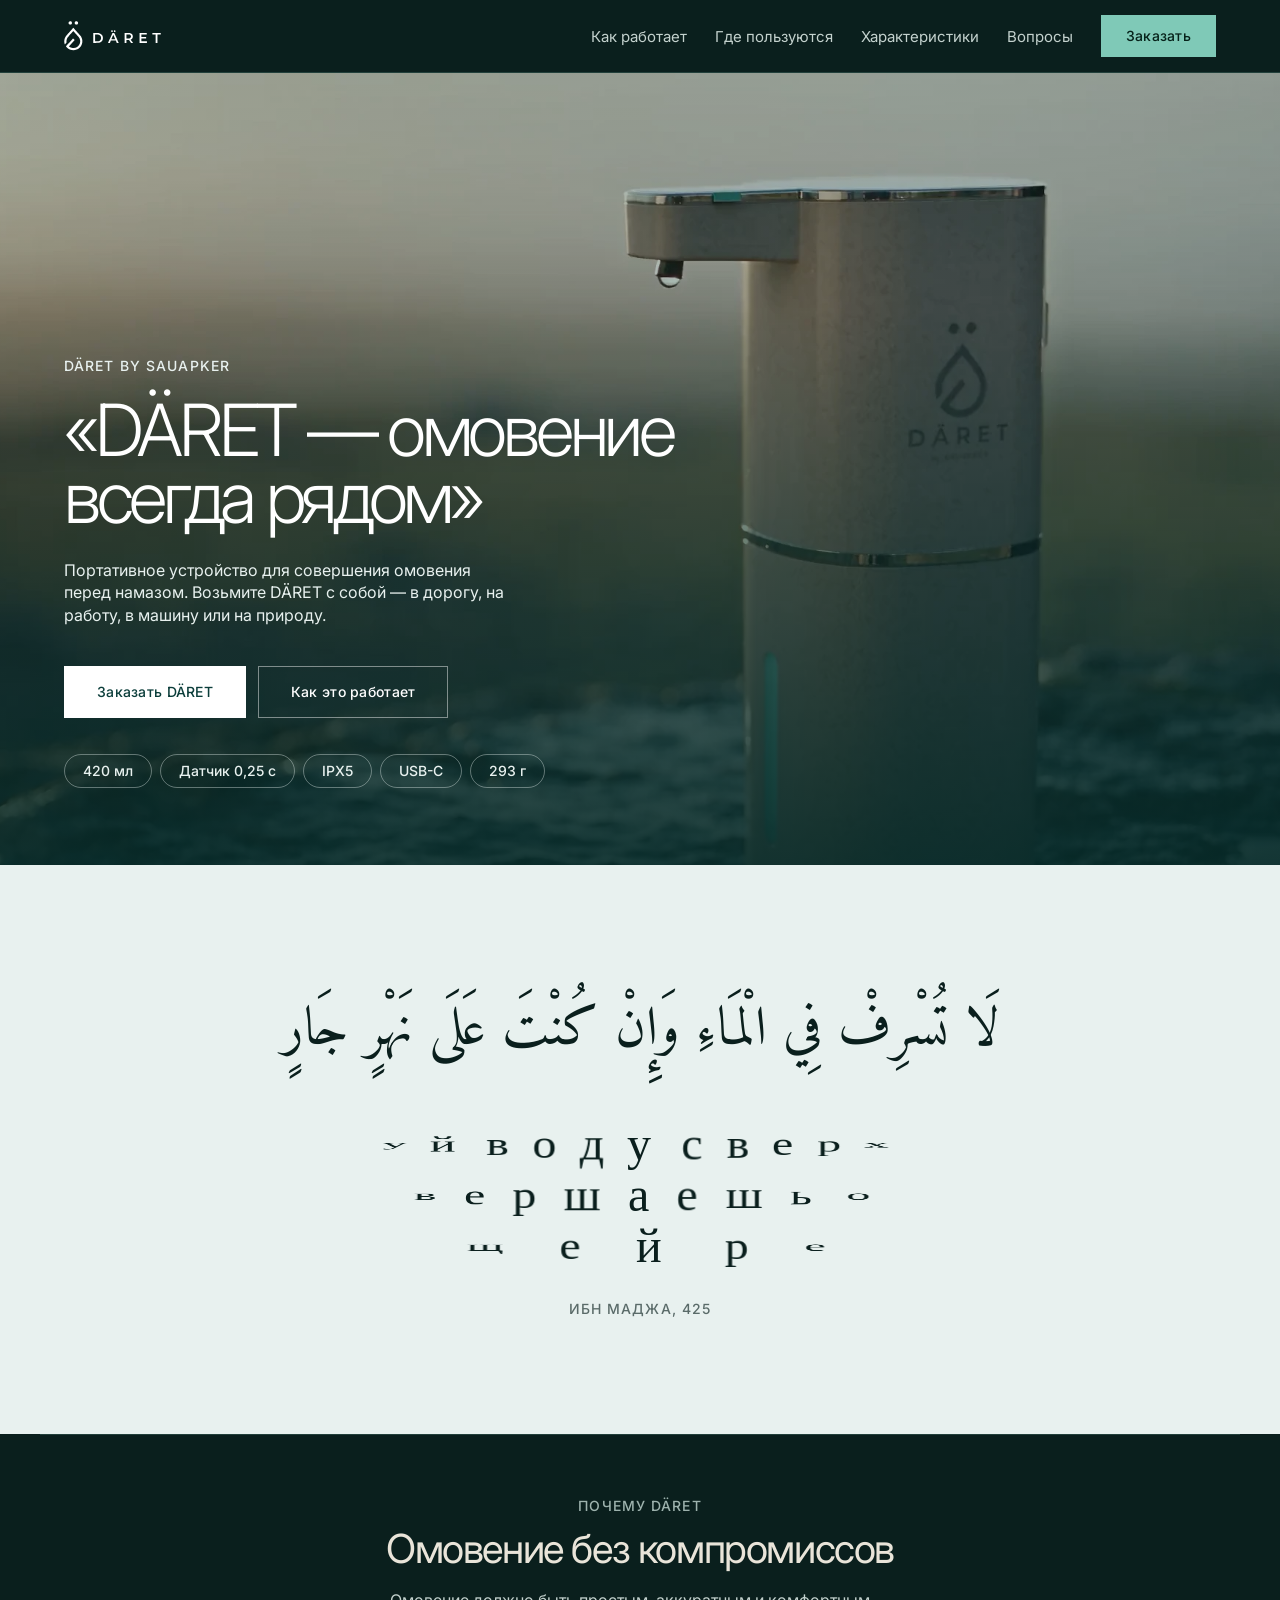
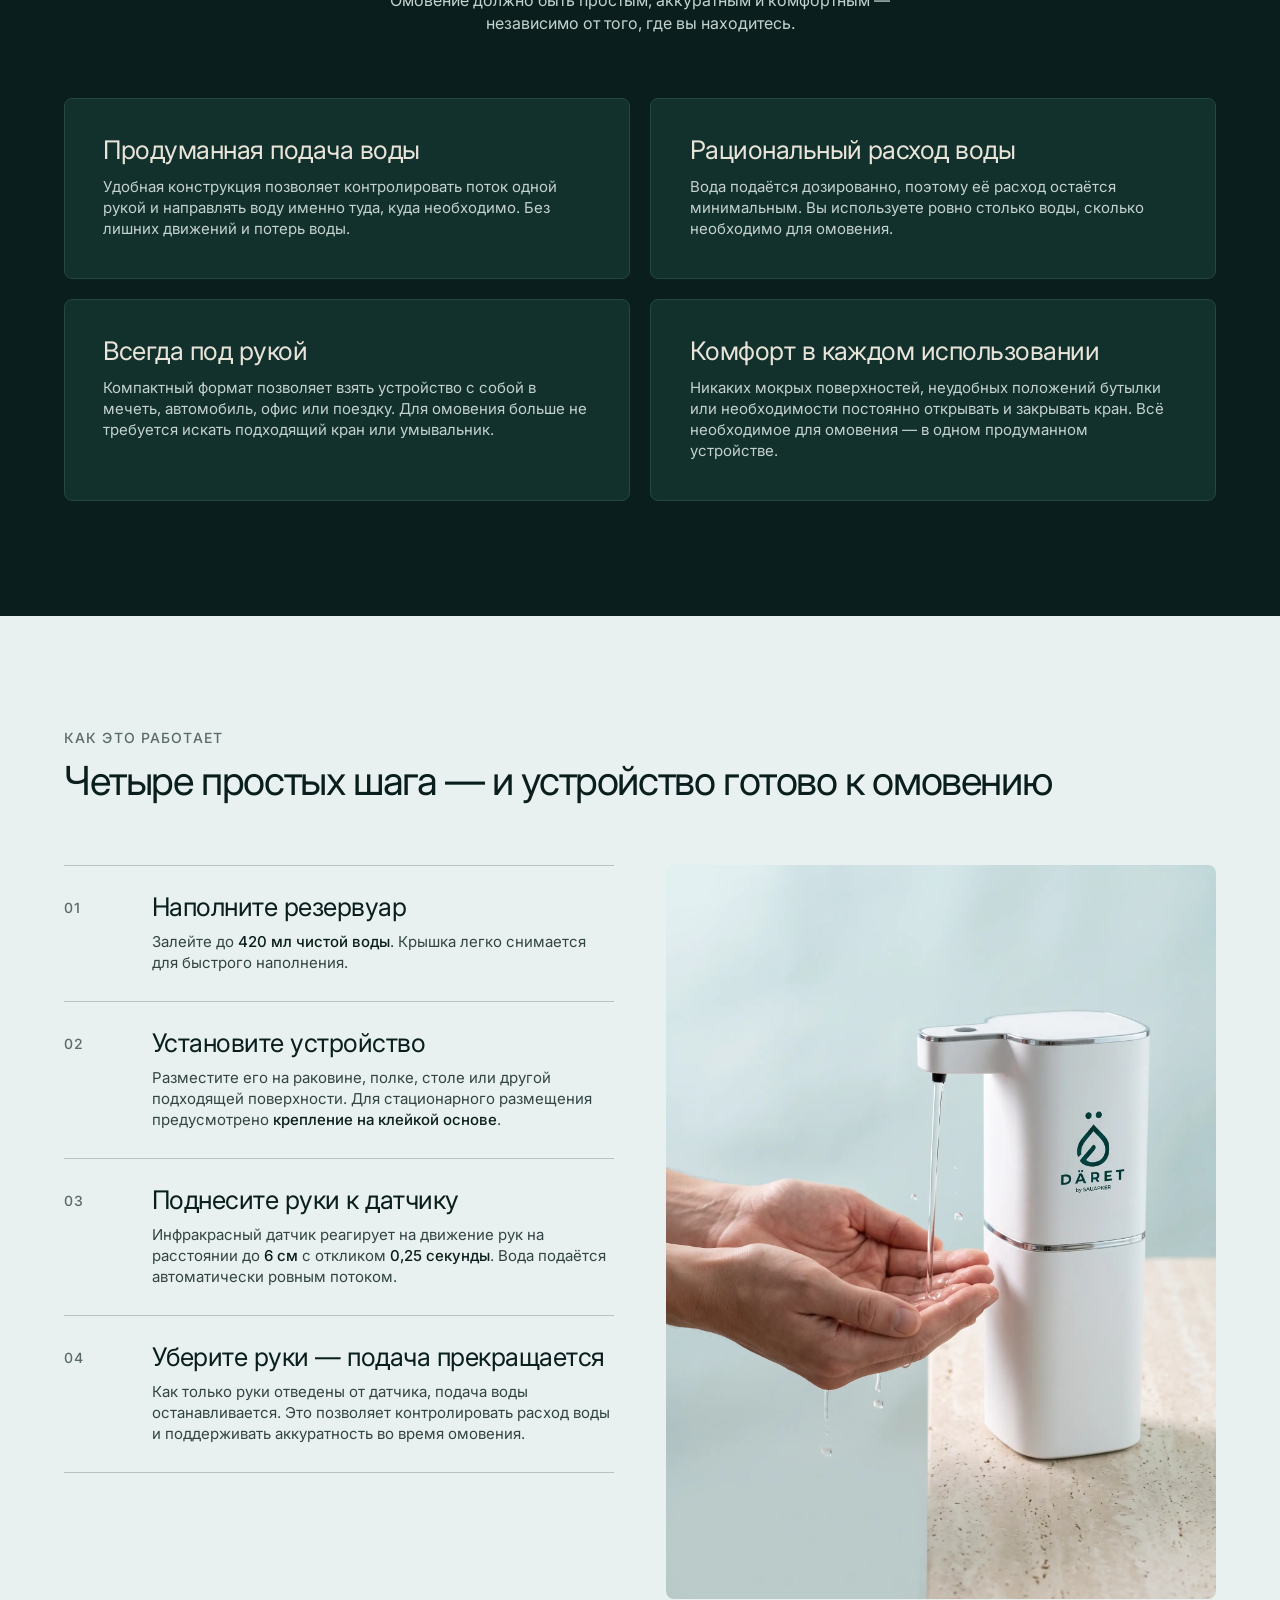
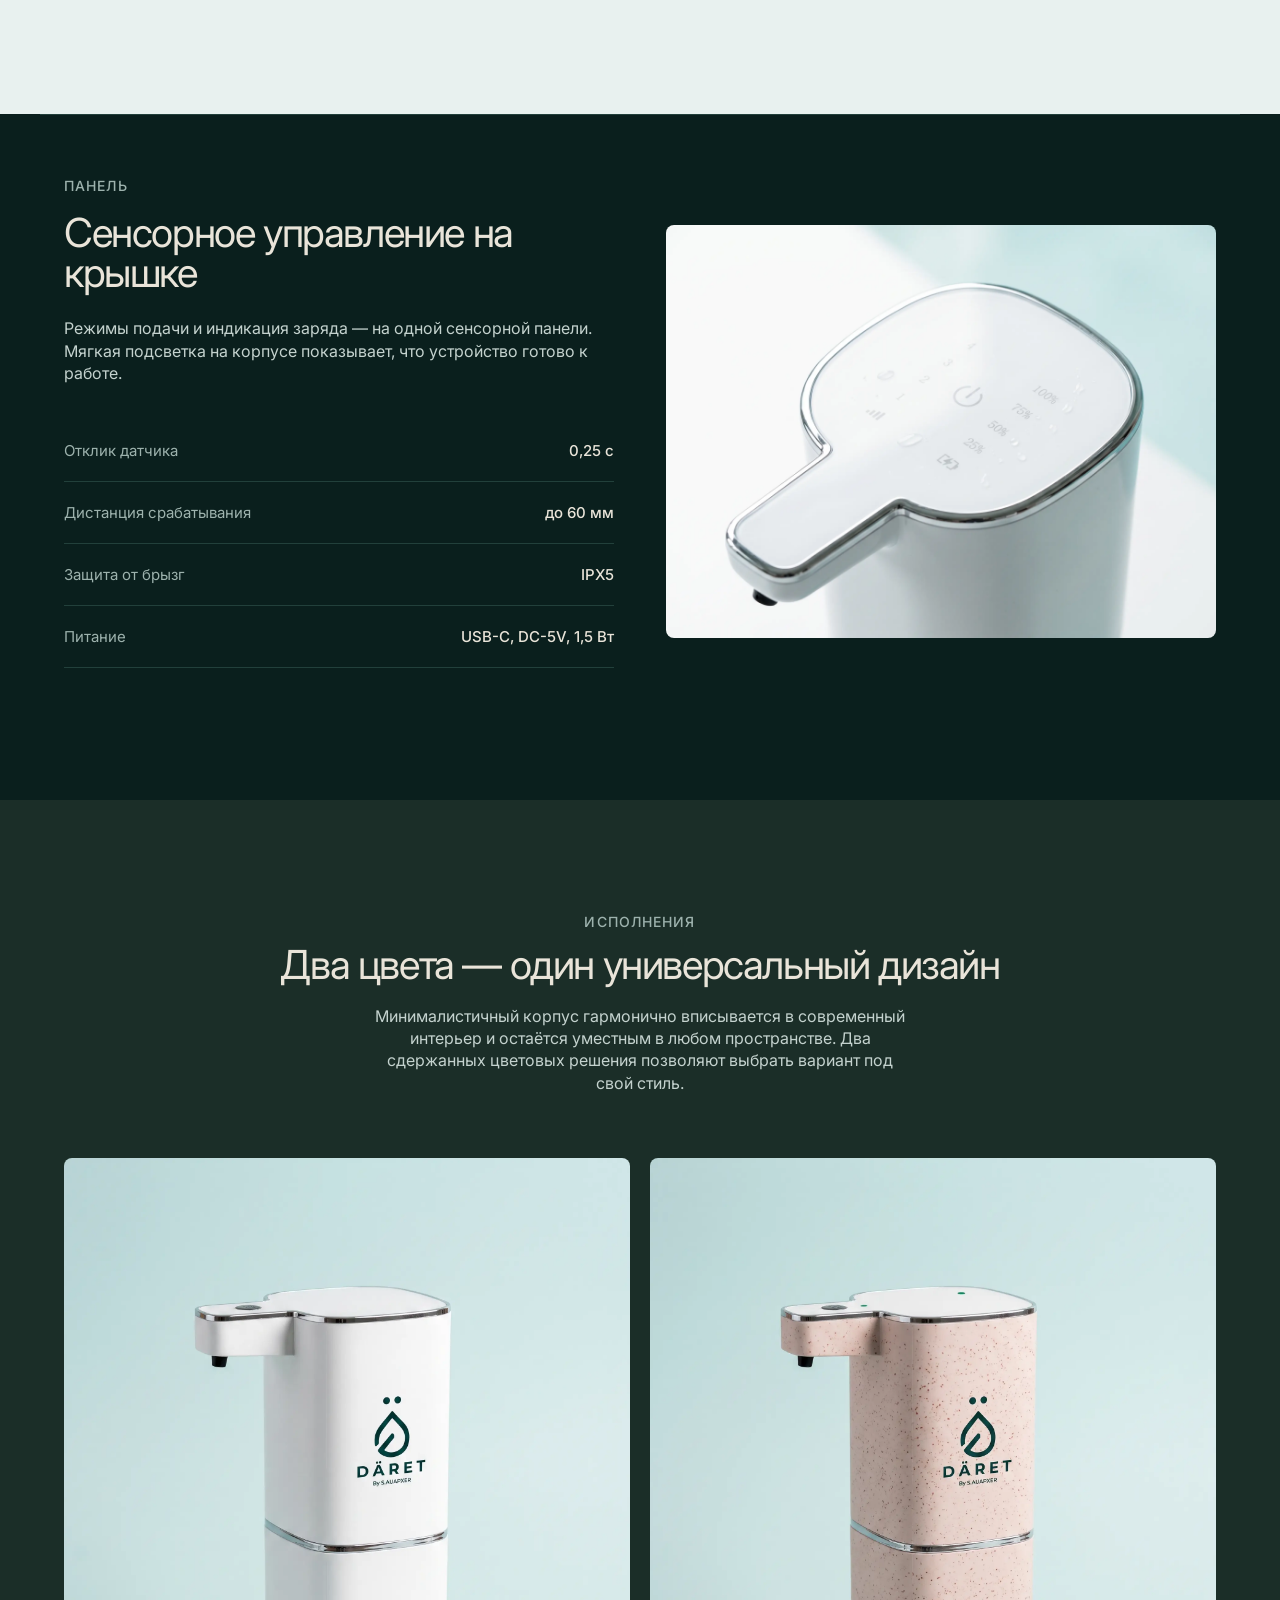
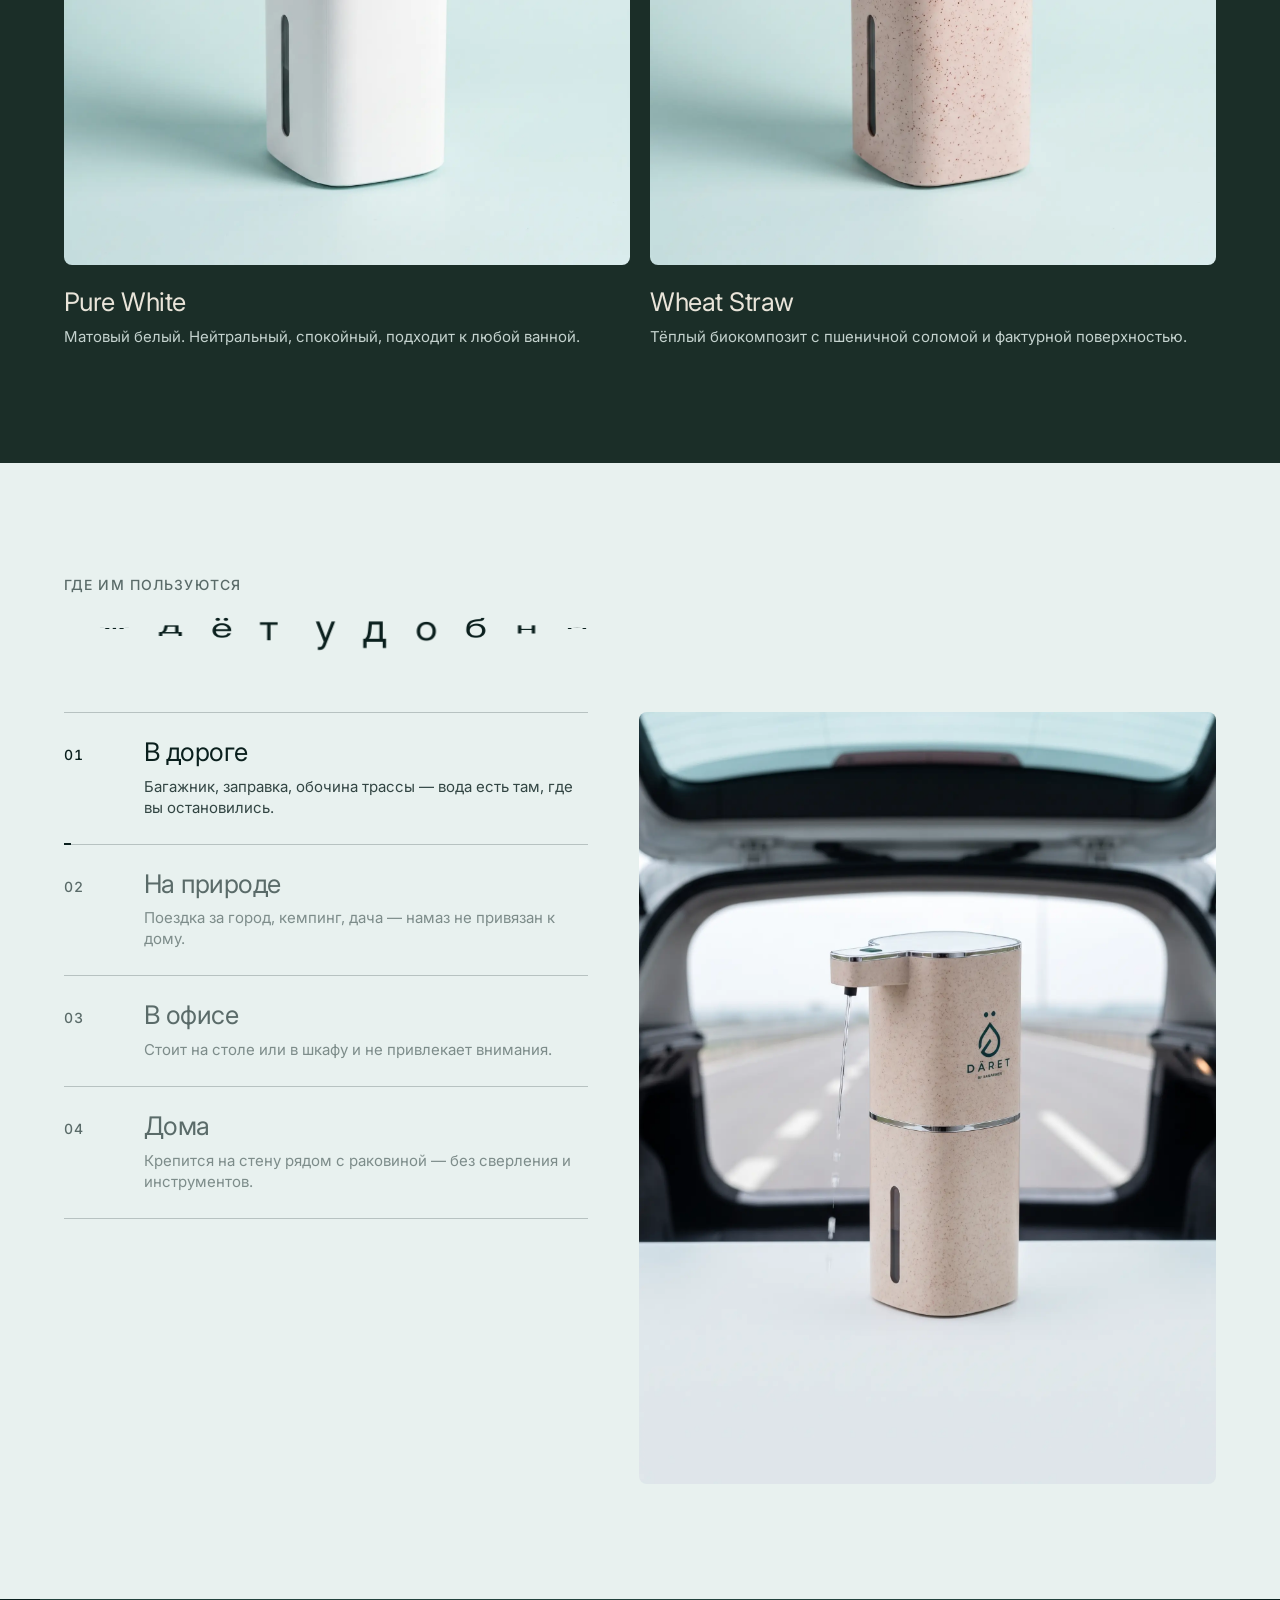
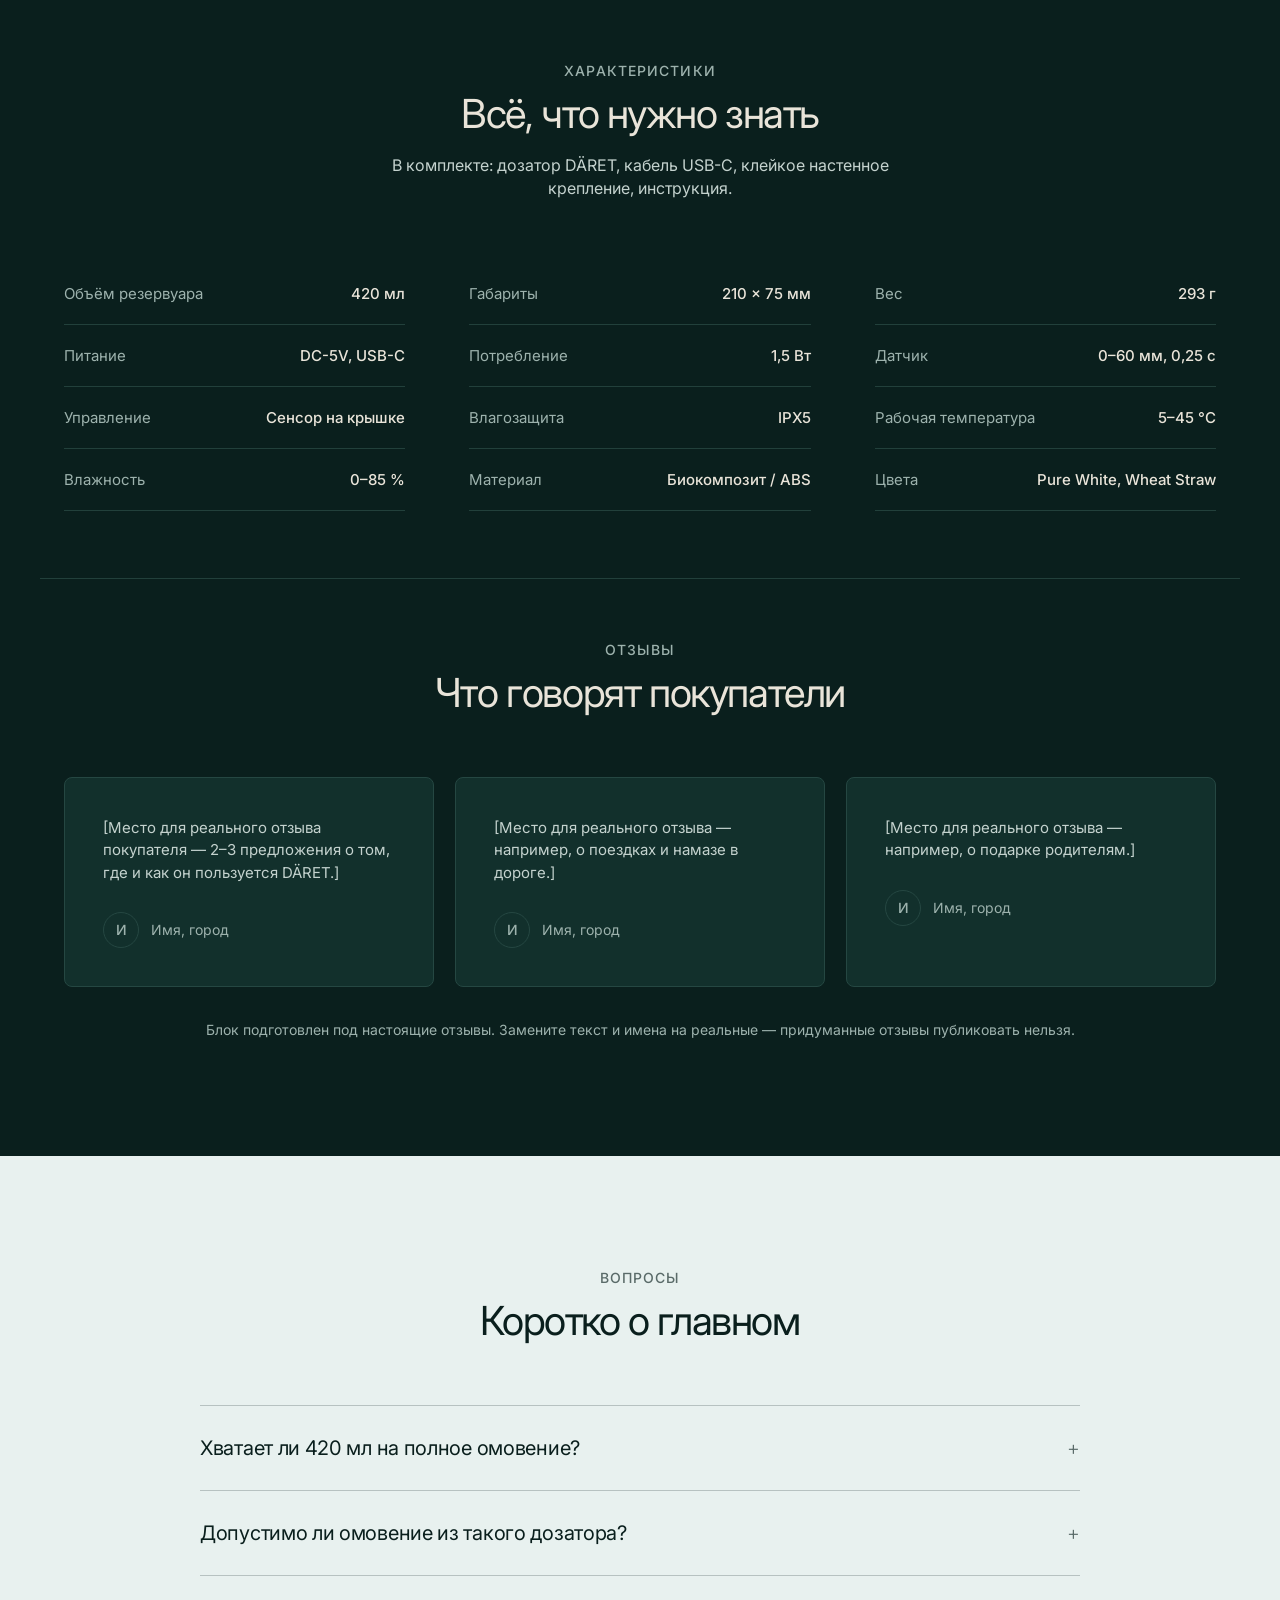
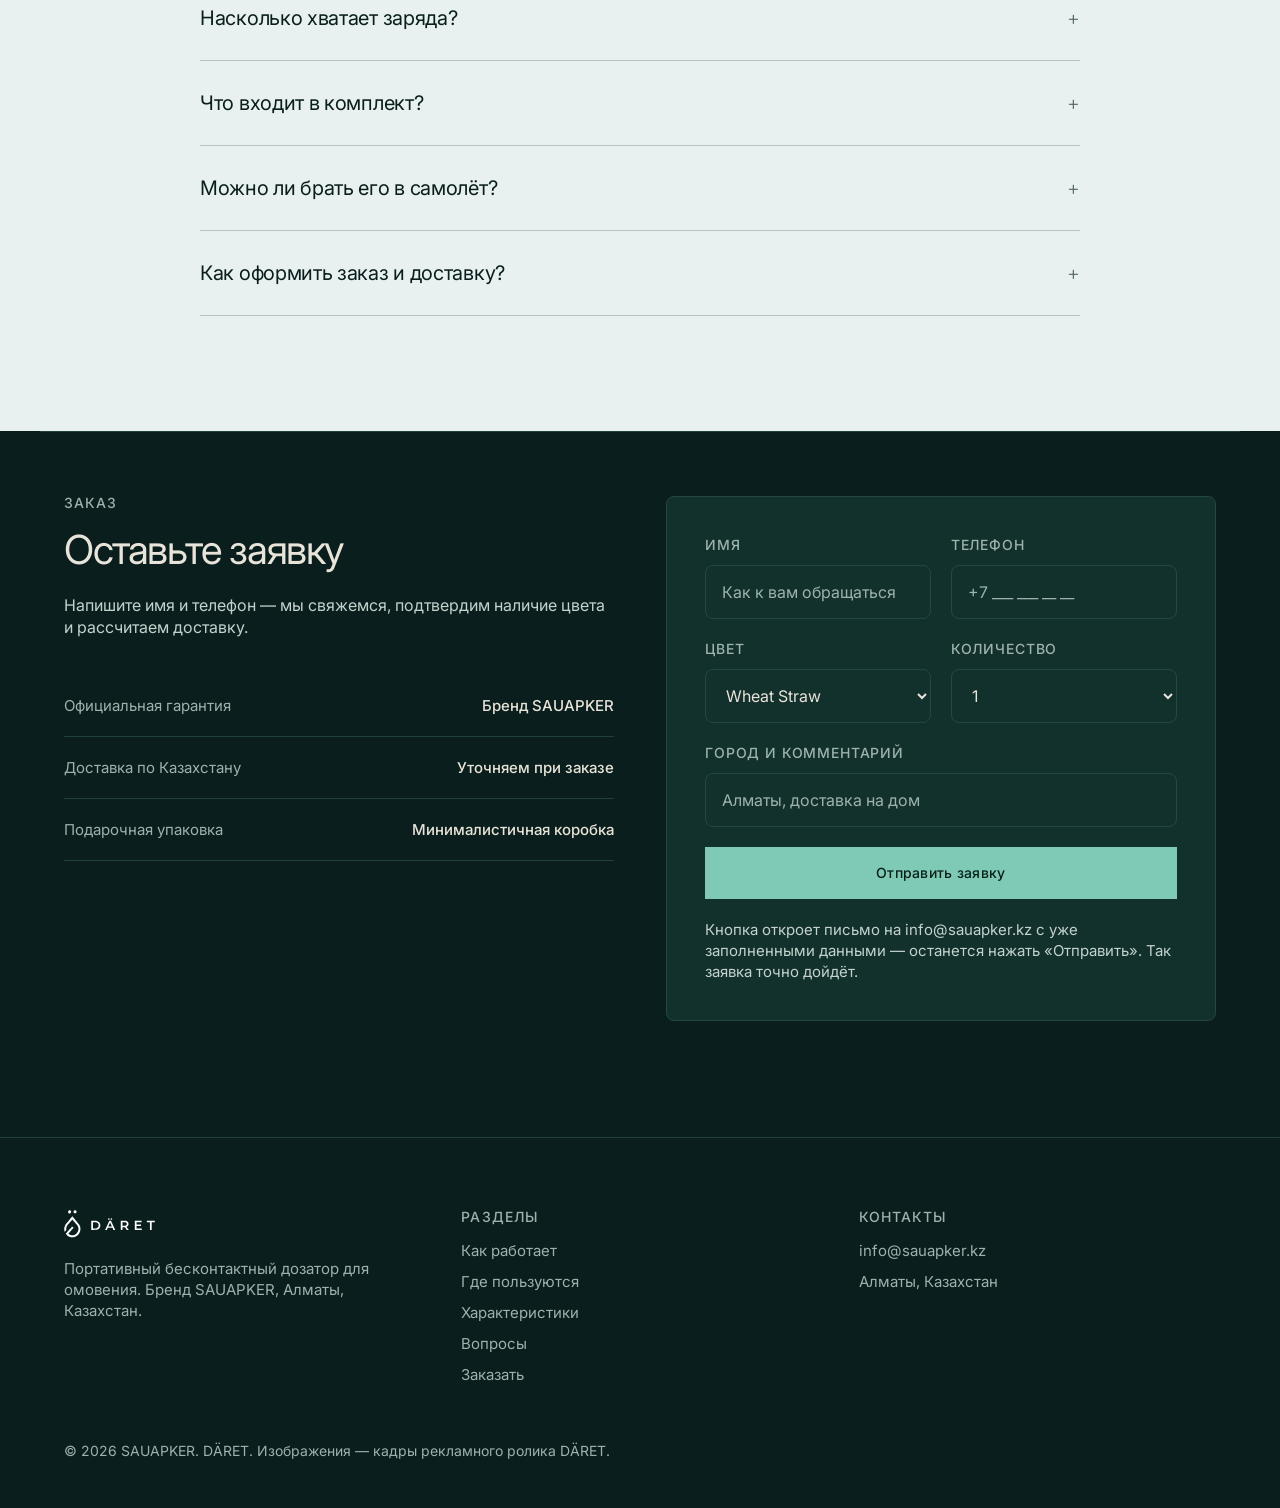
<file: index.html>
<!DOCTYPE html>
<html lang="ru">
<head>
<meta charset="utf-8">
<meta name="viewport" content="width=device-width, initial-scale=1">
<title>DÄRET by SAUAPKER — портативный дозатор для омовения</title>
<meta name="description" content="DÄRET by SAUAPKER — портативный бесконтактный дозатор на 420 мл для полного омовения в дороге, в офисе, в машине. Обе руки свободны, USB-C, IPX5.">
<meta property="og:title" content="DÄRET by SAUAPKER — вдвое меньше воды на каждое омовение">
<meta property="og:description" content="Подносите руки — вода идёт через 0,25 секунды. Убираете — останавливается. 420 мл на полное омовение.">
<meta property="og:type" content="website">
<meta property="og:image" content="assets/daret-banner.webp">
<meta property="og:locale" content="ru_RU">

<!-- Clarkson — проприетарный шрифт Squarespace. Берём указанный в системе фолбэк: Inter 300/400/500.
     Акцентный Clarkson Serif заменён на Instrument Serif — ближайшее доступное к Tiempos/Lyon. -->
<link rel="preconnect" href="https://fonts.googleapis.com">
<link rel="preconnect" href="https://fonts.gstatic.com" crossorigin>
<link rel="stylesheet" href="https://fonts.googleapis.com/css2?family=Inter:wght@300;400;500&family=Instrument+Serif&family=Amiri:wght@400;700&display=swap">

<style>
/* ============================================================
   SQUARESPACE — CINEMATIC MONOCHROME GALLERY
   Ахроматичная система: драма из масштаба и контраста, не из цвета.
   Светлая тема — бумага, тёмная — обсидиан. Ритм страницы задают
   чередующиеся чёрные и белые полосы.
   ============================================================ */
:root{
  /* Палитра Tunyq вместо ахроматической: роли те же, цвета брендовые.
     Чёрная полоса системы становится петрольной, белая — бумажной. */
  --petrol:#0B3D3A;
  --petrol-deep:#072B29;
  --petrol-hover:#0E4B47;
  --mint:#7FC9B7;
  --straw:#DCCFB6;
  --straw-soft:#EFE8D9;
  --mist:#E8F1EF;
  --mist-deep:#D3E4E0;
  --silver:#C9CDD1;
  --ink-base:#1A1F1E;
  --paper:#FFFFFF;

  /* Единственная тема — тёмная. color-scheme красит и системные элементы:
     полосу прокрутки, выпадающие списки, автозаполнение. */
  color-scheme:dark;
  --canvas:#0A1F1D;
  --canvas-alt:var(--mist);
  --ink:#E9E4D9;
  --ink-heading:#E9E4D9;
  --ink-muted:#C4D2CE;
  --ink-faint:#9DB2AD;
  --line:#22403B;
  --card-bg:#12302C;
  --card-line:#254742;
  --btn-fill:var(--mint);
  --btn-fill-hover:#9BD8C8;
  --btn-fill-text:#062119;
  --btn-ghost-line:#3A5B55;

  /* Шрифты */
  --font-sans:'Inter','Neue Haas Grotesk','Helvetica Neue',ui-sans-serif,system-ui,sans-serif;
  --font-serif:'Instrument Serif','Tiempos Text','GT Sectra','Lyon Text',Georgia,serif;

  /* Геометрия: база 8px, колонка 1200, шаг секции 80–120 */
  --maxw:1200px;
  --gap-section:clamp(80px,9vw,120px);
  --pad-card:clamp(32px,3vw,40px);
  --r-card:8px;
  --r-input:8px;
  --r-pill:100px;
  --r-btn:0px;
  --ease:cubic-bezier(0.25,0.1,0.25,1);
}
/* ---------- база ---------- */
*{box-sizing:border-box}
html{scroll-behavior:smooth;-webkit-text-size-adjust:100%}
body{
  margin:0;background:var(--canvas);color:var(--ink);
  font-family:var(--font-sans);font-size:16px;font-weight:400;line-height:1.4;
  -webkit-font-smoothing:antialiased;overflow-x:hidden;
}
img,svg,video{max-width:100%;display:block}
p{margin:0}
a{color:inherit;text-decoration:none}
.wrap{max-width:var(--maxw);margin:0 auto;padding:0 24px}
.band{padding:var(--gap-section) 0;background:var(--canvas);color:var(--ink);overflow-x:clip}
/* clip, а не hidden: не создаёт контейнер прокрутки и не ломает sticky-шапку.
   Нужен из-за букв, которые на старте разлетаются за края полосы. */
/* Инверсная полоса — вторая половина ритма «чёрное/белое».
   Внутри неё семантические токены переворачиваются целиком. */
.band--inv{
  background:var(--canvas-alt);
  --ink:var(--canvas);
  --ink-heading:var(--canvas);
  --ink-muted:color-mix(in srgb,var(--ink) 82%,var(--canvas-alt));
  --ink-faint:color-mix(in srgb,var(--ink) 64%,var(--canvas-alt));
  --line:color-mix(in srgb,var(--ink) 22%,transparent);
  --card-bg:transparent;
  --card-line:color-mix(in srgb,var(--ink) 22%,transparent);
  --btn-fill:var(--canvas);
  --btn-fill-text:var(--canvas-alt);
  --btn-ghost-line:color-mix(in srgb,var(--ink) 38%,transparent);
  color:var(--ink);
}
/* Тёплая полоса — третий цвет бренда, солома. Текст остаётся петрольным. */
.band--warm{background:#1B2E28;--line:#2E4239;--card-line:#2E4239;--card-bg:transparent}
/* Две подряд идущие полосы одного цвета давали 230px пустоты — их отступы
   складывались, а границы между ними не было. Схлопываем и ставим линию. */
.band + .band:not(.band--inv):not(.band--warm){padding-top:0}
.band + .band:not(.band--inv):not(.band--warm) > .wrap{padding-top:64px;border-top:1px solid var(--line)}
.band:not(.band--inv):not(.band--warm):has(+ .band:not(.band--inv):not(.band--warm)){padding-bottom:clamp(40px,4vw,56px)}
section[id]{scroll-margin-top:88px}
a:focus-visible,button:focus-visible,input:focus-visible,select:focus-visible,summary:focus-visible{outline:2px solid currentColor;outline-offset:3px}

/* ---------- типографика ----------
   Вес выше 500 не используется — это потолок голоса системы. */
h1,h2,h3,h4{margin:0;font-family:var(--font-sans);color:var(--ink-heading,var(--ink));font-weight:300}
.display{font-size:clamp(40px,6.6vw,72px);font-weight:300;line-height:0.93;letter-spacing:-0.06em}
h2{font-size:clamp(30px,3.6vw,40px);font-weight:400;line-height:1;letter-spacing:-0.035em}
h3{font-size:clamp(22px,2vw,26px);font-weight:400;line-height:1.05;letter-spacing:-0.02em}
.lead{font-size:16px;line-height:1.4;max-width:34em;color:var(--ink-muted)}
.small{font-size:15px;line-height:1.4;color:var(--ink-muted)}
.label{font-size:14px;font-weight:500;line-height:1;letter-spacing:0.08em;text-transform:uppercase;color:var(--ink-faint)}
.center{text-align:center}
.center .lead{margin-left:auto;margin-right:auto}
.shead{margin-bottom:clamp(40px,5vw,64px)}
.shead h2{margin-top:16px}
.shead .lead{margin-top:20px}

/* ---------- кнопки: радиус 0, это правило системы ---------- */
.btn{
  display:inline-flex;align-items:center;justify-content:center;gap:10px;
  font-family:var(--font-sans);font-size:14px;font-weight:500;line-height:1;letter-spacing:0.02em;
  padding:18px 32px;border-radius:var(--r-btn);border:1px solid transparent;cursor:pointer;
  transition:background-color 200ms var(--ease),color 200ms var(--ease),border-color 200ms var(--ease);
}
.btn-fill{background:var(--btn-fill);color:var(--btn-fill-text);border-color:var(--btn-fill)}
.btn-fill:hover{background:var(--btn-fill-hover);border-color:var(--btn-fill-hover)}
.btn-ghost{background:transparent;color:var(--ink);border-color:var(--btn-ghost-line)}
.btn-ghost:hover{border-color:currentColor}
/* Пилюли — только для чипов и тегов; на прямоугольных кнопках их быть не должно */
.chip{
  display:inline-flex;align-items:center;padding:9px 18px;border-radius:var(--r-pill);
  border:1px solid var(--btn-ghost-line);font-size:14px;font-weight:500;line-height:1;
  color:var(--ink-muted);white-space:nowrap;
}

/* ---------- шапка ---------- */
.topbar{position:sticky;top:0;z-index:60;background:var(--canvas);border-bottom:1px solid var(--line)}
.topbar .wrap{height:72px;display:flex;align-items:center;gap:28px}
.brand{display:flex;align-items:center;gap:10px;flex:0 0 auto}
.brand img{width:auto}
.navlinks{display:flex;gap:28px;margin-left:auto;font-size:15px;color:var(--ink-muted)}
.navlinks a:hover{color:var(--ink)}
.topbar .btn{padding:13px 24px}
/* Мобильное меню на <details> — без JS */
.menu{display:none;position:relative;margin-left:auto}
.menu summary{list-style:none;width:40px;height:40px;display:grid;place-items:center;cursor:pointer;border:1px solid var(--btn-ghost-line);color:var(--ink-muted)}
.menu summary::-webkit-details-marker{display:none}
.menu[open] summary{color:var(--ink);border-color:currentColor}
.menu-panel{position:absolute;right:0;top:50px;min-width:220px;display:grid;padding:8px;background:var(--canvas);border:1px solid var(--line);border-radius:var(--r-card)}
.menu-panel a{padding:12px 14px;font-size:15px;color:var(--ink-muted)}
.menu-panel a:hover{color:var(--ink)}
@media (max-width:900px){
  .navlinks{display:none}
  .menu{display:block}
  .topbar .wrap{gap:12px}
}
@media (max-width:430px){.topbar .btn-fill{display:none}}

/* ---------- HERO: только полнокадровое видео, сплошного фона быть не может ---------- */
.hero{position:relative;min-height:88vh;display:flex;align-items:flex-end;overflow:hidden;background:var(--petrol-deep)}
.hero-media{position:absolute;inset:0;z-index:0}
.hero-video{position:absolute;inset:0;width:100%;height:100%;object-fit:cover;pointer-events:none;border:0}
/* Кинематографичный градиент системы, но затемнение петрольное, а не чёрное */
.hero-scrim{position:absolute;inset:0;pointer-events:none;
  background:linear-gradient(to top,rgba(7,43,41,0.90) 0%,rgba(7,43,41,0.62) 38%,rgba(7,43,41,0.32) 70%,rgba(7,43,41,0.36) 100%)}
.hero-inner{position:relative;z-index:1;width:100%;padding-top:120px;padding-bottom:clamp(48px,6vw,80px);color:var(--paper)}
.hero .display{color:var(--paper);max-width:16ch}
.hero .label{color:var(--mist)}
.hero-lead{margin-top:28px;max-width:44ch;font-size:16px;line-height:1.4;color:var(--mist)}
.hero-cta{display:flex;flex-wrap:wrap;gap:12px;margin-top:40px}
.hero .btn-fill{background:var(--paper);color:var(--petrol);border-color:var(--paper)}
.hero .btn-fill:hover{background:var(--mist);border-color:var(--mist)}
.hero .btn-ghost{color:var(--paper);border-color:rgba(255,255,255,0.45)}
.hero .btn-ghost:hover{border-color:var(--paper)}
.hero-chips{display:flex;flex-wrap:wrap;gap:8px;margin-top:36px}
.hero-chips .chip{color:var(--mist);border-color:rgba(232,241,239,0.38)}
@media (prefers-reduced-motion: reduce){
  .hero-video{display:none}
  .hero{background-image:url("assets/daret-water-loop-poster.webp");background-size:cover;background-position:center}
}

/* ---------- сетки и карточки ---------- */
.grid{display:grid;gap:clamp(16px,1.6vw,24px)}
.g2{grid-template-columns:repeat(auto-fit,minmax(min(100%,420px),1fr))}
.g3{grid-template-columns:repeat(auto-fit,minmax(min(100%,300px),1fr))}
.gap-lg{gap:clamp(32px,4vw,64px)}
/* Карточки: 8px, без теней — глубина берётся из контраста с полотном */
.card{background:var(--card-bg);border:1px solid var(--card-line);border-radius:var(--r-card);padding:var(--pad-card)}
.card h3{margin-bottom:12px}
.card p{color:var(--ink-muted);font-size:15px;line-height:1.4}
.card .label{margin-bottom:20px}

/* ---------- изображения: съёмка обесцвечена, кроме цветовых исполнений ---------- */
.figure{position:relative;overflow:hidden;border-radius:var(--r-card);background:var(--card-line)}
.figure img{width:100%;height:100%;object-fit:cover}
.figure--empty{display:grid;place-items:center;border:1px dashed var(--card-line);background:transparent}
.figure--empty img{display:none}
.figure--empty::after{content:attr(data-shot);font-size:14px;font-weight:500;letter-spacing:0.08em;text-transform:uppercase;color:var(--ink-faint);text-align:center;padding:24px}

/* ---------- «Где им пользуются»: список сцен + крупный кадр ----------
   Раскладка повторяет «Как это работает»: номер, заголовок и описание
   в левой колонке, кадр справа. Разница в том, что строки кликабельны
   и переключают кадр. Кадр тянется на высоту колонки, поэтому низ
   картинки всегда совпадает с последней строкой. */
.uses{display:grid;grid-template-columns:minmax(0,1fr) minmax(0,1.1fr);gap:clamp(32px,4vw,64px);align-items:stretch}
.uses-tabs{display:grid;grid-auto-rows:min-content;border-top:1px solid var(--line)}
.uses-tab{
  position:relative;display:grid;grid-template-columns:64px 1fr;gap:0 16px;align-items:start;
  padding:26px 0;background:transparent;border:0;border-bottom:1px solid var(--line);
  font:inherit;text-align:left;cursor:pointer;transition:opacity 220ms var(--ease);
}
.uses-tab .n{font-size:14px;font-weight:500;letter-spacing:0.08em;color:var(--ink-faint);
  padding-top:6px;font-variant-numeric:tabular-nums;transition:color 220ms var(--ease)}
.uses-tab-title{display:block;font-size:clamp(22px,2vw,26px);font-weight:400;line-height:1.05;
  letter-spacing:-0.02em;color:var(--ink-faint);transition:color 220ms var(--ease)}
.uses-tab-text{display:block;margin-top:10px;font-size:15px;line-height:1.4;
  color:var(--ink-faint);opacity:0.75;transition:color 220ms var(--ease),opacity 220ms var(--ease)}
.uses-tab:hover .uses-tab-title{color:var(--ink)}
.uses-tab[aria-selected="true"] .n{color:var(--ink)}
.uses-tab[aria-selected="true"] .uses-tab-title{color:var(--ink)}
.uses-tab[aria-selected="true"] .uses-tab-text{color:var(--ink-muted);opacity:1}
/* Полоса автопрокрутки — единственный индикатор времени, тени система не разрешает */
.uses-bar{position:absolute;left:0;bottom:-1px;height:2px;width:0;background:var(--ink);opacity:0}
.uses-tab[aria-selected="true"] .uses-bar{opacity:1}

.uses-stage{position:relative;display:grid;border-radius:var(--r-card);overflow:hidden}
.uses-panel{grid-area:1/1;display:grid;opacity:0;visibility:hidden;transform:scale(1.03);
  transition:opacity 460ms var(--ease),transform 700ms var(--ease),visibility 0s linear 460ms}
.uses-panel.is-active{opacity:1;visibility:visible;transform:none;transition-delay:0s}
.uses-media{height:100%;border-radius:0}
.uses-media img{height:100%}

@media (max-width:860px){
  .uses{grid-template-columns:1fr;gap:24px}
  .uses-stage{order:-1;aspect-ratio:3/4}   /* кадры сцен вертикальные, 896×1200 */
  .uses-tab{padding:20px 0;grid-template-columns:44px 1fr}
  .uses-tab .n{font-size:13px}
  .uses-tab-text{font-size:15px}
}
@media (prefers-reduced-motion: reduce){
  .uses-panel{transition:none;transform:none}
  .uses-bar{display:none}
}

/* ---------- цитата ---------- */
/* Хадис: сверху арабский оригинал, под ним перевод.
   Amiri — наскх, ему нужен щедрый интерлиньяж, иначе огласовки срезаются. */
/* Арабской строке нужна своя мера — на 24ch она ломается пополам */
.quote{max-width:none;margin:0 auto}
.quote-ar{
  font-family:'Amiri','Noto Naskh Arabic','Scheherazade New',serif;
  font-weight:400;font-size:clamp(30px,4.6vw,54px);line-height:1.9;
  color:var(--ink);margin:0 auto clamp(24px,3vw,36px);
  max-width:840px;letter-spacing:0;text-align:center;
}
.quote blockquote{max-width:32ch;margin:0 auto;font-family:var(--font-serif);font-weight:400;letter-spacing:-0.02em;
  font-size:clamp(28px,4.4vw,48px);line-height:1.06;color:var(--ink)}
.quote cite{display:block;margin-top:28px;font-style:normal;font-size:14px;font-weight:500;letter-spacing:0.08em;text-transform:uppercase;color:var(--ink-faint)}

/* ---------- шаги ---------- */
.steps{border-top:1px solid var(--line)}
.step{display:grid;grid-template-columns:72px 1fr;gap:0 16px;padding:28px 0;border-bottom:1px solid var(--line)}
.step .num{font-size:14px;font-weight:500;letter-spacing:0.08em;color:var(--ink-faint);padding-top:4px}
.step p{grid-column:2;margin-top:10px;color:var(--ink-muted);font-size:15px;line-height:1.4}
.step p .em{font-weight:500;color:var(--ink)}

/* ---------- характеристики ---------- */
.specs{display:grid;grid-template-columns:repeat(auto-fit,minmax(min(100%,280px),1fr));gap:0 64px}
.spec{display:flex;justify-content:space-between;gap:16px;padding:20px 0;border-bottom:1px solid var(--line);font-size:15px}
.spec dt{color:var(--ink-faint)}
.spec dd{margin:0;color:var(--ink);font-weight:500;text-align:right}

/* ---------- FAQ ---------- */
.faq{border-top:1px solid var(--line);max-width:880px;margin:0 auto;text-align:left}
.faq details{border-bottom:1px solid var(--line)}
.faq summary{cursor:pointer;list-style:none;padding:28px 0;display:flex;gap:24px;align-items:baseline;justify-content:space-between;
  font-size:20px;font-weight:400;letter-spacing:-0.015em;color:var(--ink)}
.faq summary::-webkit-details-marker{display:none}
.faq summary::after{content:"+";font-size:20px;font-weight:300;line-height:1;color:var(--ink-faint);transition:transform 200ms var(--ease)}
.faq details[open] summary::after{transform:rotate(45deg)}
.faq details p{padding:0 0 28px;color:var(--ink-muted);font-size:15px;line-height:1.5;max-width:62ch}

/* ---------- отзывы ---------- */
.review p{font-size:15px;line-height:1.5;color:var(--ink-muted)}
.review .who{display:flex;align-items:center;gap:12px;margin-top:28px}
.review .ava{width:36px;height:36px;border-radius:var(--r-pill);display:grid;place-items:center;border:1px solid var(--card-line);color:var(--ink-faint);font-size:14px;font-weight:500}
.review .who span{font-size:14px;color:var(--ink-faint)}

/* ---------- форма ---------- */
.form{display:grid;gap:20px}
.row2{display:grid;grid-template-columns:repeat(auto-fit,minmax(min(100%,220px),1fr));gap:20px}
.field{display:grid;gap:10px}
.field label{font-size:14px;font-weight:500;letter-spacing:0.06em;text-transform:uppercase;color:var(--ink-faint)}
.field input,.field select{
  font:inherit;font-size:16px;color:var(--ink);background:transparent;
  border:1px solid var(--card-line);border-radius:var(--r-input);padding:15px 16px;width:100%;
}
.field input::placeholder{color:var(--ink-faint)}
.field input:focus,.field select:focus{border-color:var(--ink);outline:none}
.formnote{font-size:14px;line-height:1.5;color:var(--ink-faint)}

/* ---------- подвал ---------- */
.footer{padding:72px 0 48px;border-top:1px solid var(--line);background:var(--canvas);color:var(--ink)}
.footer .cols{display:grid;grid-template-columns:repeat(auto-fit,minmax(min(100%,220px),1fr));gap:40px}
.footer a{color:var(--ink-faint);font-size:15px}
.footer a:hover{color:var(--ink)}
.footer .fine{margin-top:56px;font-size:14px;color:var(--ink-faint)}

/* ---------- сборка заголовка из букв при прокрутке ----------
   Порт эффекта CharacterV1: буква смещена по X и повёрнута по оси X
   пропорционально расстоянию от центра строки, к середине экрана — собрана. */
/* ---------- объёмный наклон карточек с картинками ----------
   Порт CardContainer: rotateY/rotateX от положения курсора, делитель 25,
   как в оригинале. Внутренние слои translateZ не поднять — overflow:hidden
   на карточке гасит preserve-3d, поэтому глубину даём масштабом и сдвигом.
   Тени намеренно нет: система запрещает drop shadow на карточках. */
.tilt{transition:transform 200ms linear;will-change:transform}
.tilt img{transition:transform 320ms var(--ease)}
.tilt:hover img{transform:scale(1.05)}
.tilt .cap{transition:transform 320ms var(--ease)}
.tilt:hover .cap{transform:translateY(-6px)}
@media (hover:none),(prefers-reduced-motion:reduce){
  .tilt,.tilt img,.tilt .cap{transform:none !important;transition:none}
}

[data-scroll-chars]{perspective:500px}
.sc-word{display:inline-block;white-space:nowrap}
.sc-char{display:inline-block;will-change:transform;backface-visibility:hidden}

/* ---------- появление при скролле ---------- */
.js-reveal [data-reveal]{opacity:0;transform:translateY(14px);transition:opacity 700ms var(--ease),transform 700ms var(--ease)}
.js-reveal [data-reveal].is-in{opacity:1;transform:none}
@media (prefers-reduced-motion: reduce){
  *{animation:none !important;transition:none !important}
  .js-reveal [data-reveal]{opacity:1;transform:none}
}
</style>
</head>
<body>

<header class="topbar">
  <div class="wrap">
    <a class="brand" href="#top" aria-label="DÄRET by SAUAPKER — на главную">
      <img src="assets/daret-logo-mark-white.svg" alt="" width="24" height="38" style="height:30px">
      <img src="assets/daret-wordmark-white.svg" alt="" width="79" height="15" style="height:13px">
    </a>
    <nav class="navlinks">
      <a href="#how">Как работает</a>
      <a href="#where">Где пользуются</a>
      <a href="#specs">Характеристики</a>
      <a href="#faq">Вопросы</a>
    </nav>
    <details class="menu">
      <summary aria-label="Разделы">
        <svg width="18" height="18" viewBox="0 0 24 24" fill="none" stroke="currentColor" stroke-width="1.2" stroke-linecap="round" aria-hidden="true"><path d="M4 7h16M4 12h16M4 17h16"></path></svg>
      </summary>
      <nav class="menu-panel">
        <a href="#how">Как работает</a>
        <a href="#where">Где пользуются</a>
        <a href="#specs">Характеристики</a>
        <a href="#faq">Вопросы</a>
        <a href="#order">Заказать</a>
      </nav>
    </details>
    <a class="btn btn-fill" href="#order">Заказать</a>
  </div>
</header>

<main>

<!-- ================= HERO ================= -->
<section id="top" class="hero">
  <div class="hero-media">
    <video class="hero-video" id="heroVideo" autoplay muted loop playsinline preload="metadata"
           poster="assets/daret-water-loop-poster.webp" aria-hidden="true" tabindex="-1">
      <source media="(max-width: 768px)" src="assets/daret-water-loop-mobile.mp4" type="video/mp4">
      <source src="assets/daret-water-loop.mp4" type="video/mp4">
    </video>
    <div class="hero-scrim"></div>
  </div>
  <div class="hero-inner wrap">
    <p class="label">DÄRET by SAUAPKER</p>
    <h1 class="display" style="margin-top:24px">«DÄRET — омовение всегда рядом»</h1>
    <p class="hero-lead">Портативное устройство для совершения омовения перед намазом. Возьмите DÄRET с собой — в дорогу, на работу, в машину или на природу.</p>
    <div class="hero-cta">
      <a class="btn btn-fill" href="#order">Заказать DÄRET</a>
      <a class="btn btn-ghost" href="#how">Как это работает</a>
    </div>
    <div class="hero-chips">
      <span class="chip">420 мл</span><span class="chip">Датчик 0,25 с</span><span class="chip">IPX5</span><span class="chip">USB-C</span><span class="chip">293 г</span>
    </div>
  </div>
</section>

<!-- ================= ЦИТАТА (инверсная полоса, центр) ================= -->
<section class="band band--inv">
  <div class="wrap center">
    <div class="quote" data-reveal>
      <p class="quote-ar" lang="ar" dir="rtl">لَا تُسْرِفْ فِي الْمَاءِ وَإِنْ كُنْتَ عَلَى نَهْرٍ جَارٍ</p>
      <blockquote data-scroll-chars>«Не расходуй воду сверх меры, даже если ты совершаешь омовение у текущей реки».</blockquote>
      <cite>Ибн Маджа, 425</cite>
    </div>
  </div>
</section>

<!-- ================= БЕЗ КОМПРОМИССОВ ================= -->
<section class="band">
  <div class="wrap">
    <div class="shead center" data-reveal>
      <p class="label">Почему DÄRET</p>
      <h2>Омовение без компромиссов</h2>
      <p class="lead">Омовение должно быть простым, аккуратным и комфортным — независимо от того, где вы находитесь.</p>
    </div>
    <div class="grid g2">
      <div class="card" data-reveal>
        <h3>Продуманная подача воды</h3>
        <p>Удобная конструкция позволяет контролировать поток одной рукой и направлять воду именно туда, куда необходимо. Без лишних движений и потерь воды.</p>
      </div>
      <div class="card" data-reveal>
        <h3>Рациональный расход воды</h3>
        <p>Вода подаётся дозированно, поэтому её расход остаётся минимальным. Вы используете ровно столько воды, сколько необходимо для омовения.</p>
      </div>
      <div class="card" data-reveal>
        <h3>Всегда под рукой</h3>
        <p>Компактный формат позволяет взять устройство с собой в мечеть, автомобиль, офис или поездку. Для омовения больше не требуется искать подходящий кран или умывальник.</p>
      </div>
      <div class="card" data-reveal>
        <h3>Комфорт в каждом использовании</h3>
        <p>Никаких мокрых поверхностей, неудобных положений бутылки или необходимости постоянно открывать и закрывать кран. Всё необходимое для омовения — в одном продуманном устройстве.</p>
      </div>
    </div>
  </div>
</section>

<!-- ================= КАК РАБОТАЕТ (инверсная полоса) ================= -->
<section id="how" class="band band--inv">
  <div class="wrap">
    <div class="shead" data-reveal>
      <p class="label">Как это работает</p>
      <h2 style="margin-top:16px">Четыре простых шага — и устройство готово к омовению</h2>
    </div>
    <div class="grid g2 gap-lg" style="align-items:start">
      <div class="steps" data-reveal>
        <div class="step"><span class="num">01</span><h3>Наполните резервуар</h3><p>Залейте до <span class="em">420 мл чистой воды</span>. Крышка легко снимается для быстрого наполнения.</p></div>
        <div class="step"><span class="num">02</span><h3>Установите устройство</h3><p>Разместите его на раковине, полке, столе или другой подходящей поверхности. Для стационарного размещения предусмотрено <span class="em">крепление на клейкой основе</span>.</p></div>
        <div class="step"><span class="num">03</span><h3>Поднесите руки к датчику</h3><p>Инфракрасный датчик реагирует на движение рук на расстоянии до <span class="em">6 см</span> с откликом <span class="em">0,25 секунды</span>. Вода подаётся автоматически ровным потоком.</p></div>
        <div class="step"><span class="num">04</span><h3>Уберите руки — подача прекращается</h3><p>Как только руки отведены от датчика, подача воды останавливается. Это позволяет контролировать расход воды и поддерживать аккуратность во время омовения.</p></div>
      </div>
      <div class="figure" data-reveal style="aspect-ratio:3/4">
        <img src="assets/daret-water-stream.webp" loading="lazy" alt="Руки под соплом DÄRET, вода идёт ровной струёй">
      </div>
    </div>
  </div>
</section>

<!-- ================= ПАНЕЛЬ ================= -->
<section class="band">
  <div class="wrap grid g2 gap-lg" style="align-items:center">
    <div data-reveal>
      <p class="label">Панель</p>
      <h2 style="margin-top:20px">Сенсорное управление на крышке</h2>
      <p class="lead" style="margin-top:24px">Режимы подачи и индикация заряда — на одной сенсорной панели. Мягкая подсветка на корпусе показывает, что устройство готово к работе.</p>
      <dl class="specs" style="margin-top:36px;grid-template-columns:1fr">
        <div class="spec"><dt>Отклик датчика</dt><dd>0,25 с</dd></div>
        <div class="spec"><dt>Дистанция срабатывания</dt><dd>до 60 мм</dd></div>
        <div class="spec"><dt>Защита от брызг</dt><dd>IPX5</dd></div>
        <div class="spec"><dt>Питание</dt><dd>USB-C, DC-5V, 1,5 Вт</dd></div>
      </dl>
    </div>
    <!-- Кадра ещё нет — промт в prompts-nano-banana.md, шот 1 -->
    <div class="figure" data-reveal data-shot="Кадр 1 — панель управления" style="aspect-ratio:4/3">
      <img src="assets/gen/daret-panel-macro.webp" loading="lazy" alt="Сенсорная панель управления на крышке DÄRET">
    </div>
  </div>
</section>

<!-- ================= ДВА ЦВЕТА ================= -->
<section class="band band--warm">
  <div class="wrap">
    <div class="shead center" data-reveal>
      <p class="label">Исполнения</p>
      <h2>Два цвета — один универсальный дизайн</h2>
      <p class="lead">Минималистичный корпус гармонично вписывается в современный интерьер и остаётся уместным в любом пространстве. Два сдержанных цветовых решения позволяют выбрать вариант под свой стиль.</p>
    </div>
    <div class="grid g2">
      <div data-reveal>
        <!-- Единственное исключение из ахроматичности: здесь цвет и есть информация -->
        <div class="figure figure--color" style="aspect-ratio:4/5"><img src="assets/daret-white-front.webp" loading="lazy" alt="DÄRET Pure White — матовый белый корпус"></div>
        <h3 style="margin-top:24px">Pure White</h3>
        <p class="small" style="margin-top:10px">Матовый белый. Нейтральный, спокойный, подходит к любой ванной.</p>
      </div>
      <div data-reveal>
        <div class="figure figure--color" style="aspect-ratio:4/5"><img src="assets/daret-straw-front.webp" loading="lazy" alt="DÄRET Wheat Straw — корпус из биокомпозита с пшеничной соломой"></div>
        <h3 style="margin-top:24px">Wheat Straw</h3>
        <p class="small" style="margin-top:10px">Тёплый биокомпозит с пшеничной соломой и фактурной поверхностью.</p>
      </div>
    </div>
  </div>
</section>

<!-- ================= ГДЕ ПОЛЬЗУЮТСЯ (инверсная полоса, лево) ================= -->
<section id="where" class="band band--inv">
  <div class="wrap">
    <div class="shead" data-reveal>
      <p class="label">Где им пользуются</p>
      <h2 data-scroll-chars style="margin-top:16px">Намаз не ждёт удобного места</h2>
    </div>
    <div class="uses" id="uses" data-reveal>
      <div class="uses-tabs" role="tablist" aria-orientation="vertical" aria-label="Где пользуются DÄRET">
        <button class="uses-tab" type="button" role="tab" id="use-tab-0" aria-controls="use-panel-0" aria-selected="true">
          <span class="n">01</span>
          <span>
            <span class="uses-tab-title">В дороге</span>
            <span class="uses-tab-text">Багажник, заправка, обочина трассы — вода есть там, где вы остановились.</span>
          </span>
          <span class="uses-bar" aria-hidden="true"></span>
        </button>
        <button class="uses-tab" type="button" role="tab" id="use-tab-1" aria-controls="use-panel-1" aria-selected="false" tabindex="-1">
          <span class="n">02</span>
          <span>
            <span class="uses-tab-title">На природе</span>
            <span class="uses-tab-text">Поездка за город, кемпинг, дача — намаз не привязан к дому.</span>
          </span>
          <span class="uses-bar" aria-hidden="true"></span>
        </button>
        <button class="uses-tab" type="button" role="tab" id="use-tab-2" aria-controls="use-panel-2" aria-selected="false" tabindex="-1">
          <span class="n">03</span>
          <span>
            <span class="uses-tab-title">В офисе</span>
            <span class="uses-tab-text">Стоит на столе или в шкафу и не привлекает внимания.</span>
          </span>
          <span class="uses-bar" aria-hidden="true"></span>
        </button>
        <button class="uses-tab" type="button" role="tab" id="use-tab-3" aria-controls="use-panel-3" aria-selected="false" tabindex="-1">
          <span class="n">04</span>
          <span>
            <span class="uses-tab-title">Дома</span>
            <span class="uses-tab-text">Крепится на стену рядом с раковиной — без сверления и инструментов.</span>
          </span>
          <span class="uses-bar" aria-hidden="true"></span>
        </button>
      </div>
      <div class="uses-stage">
        <div class="uses-panel is-active" role="tabpanel" id="use-panel-0" aria-labelledby="use-tab-0">
          <div class="figure uses-media"><img src="assets/gen/daret-scene-road.webp" loading="lazy" alt="DÄRET в багажнике автомобиля на трассе"></div>
        </div>
        <div class="uses-panel" role="tabpanel" id="use-panel-1" aria-labelledby="use-tab-1">
          <div class="figure uses-media"><img src="assets/gen/daret-scene-nature.webp" loading="lazy" alt="DÄRET на природе — поездка за город"></div>
        </div>
        <div class="uses-panel" role="tabpanel" id="use-panel-2" aria-labelledby="use-tab-2">
          <div class="figure uses-media"><img src="assets/gen/daret-scene-office.webp" loading="lazy" alt="DÄRET на офисном столе"></div>
        </div>
        <div class="uses-panel" role="tabpanel" id="use-panel-3" aria-labelledby="use-tab-3">
          <div class="figure uses-media"><img src="assets/gen/daret-scene-home.webp" loading="lazy" alt="DÄRET на стене рядом с раковиной"></div>
        </div>
      </div>
    </div>
  </div>
</section>

<!-- ================= ХАРАКТЕРИСТИКИ ================= -->
<section id="specs" class="band">
  <div class="wrap">
    <div class="shead center" data-reveal>
      <p class="label">Характеристики</p>
      <h2>Всё, что нужно знать</h2>
      <p class="lead">В комплекте: дозатор DÄRET, кабель USB-C, клейкое настенное крепление, инструкция.</p>
    </div>
    <dl class="specs" data-reveal>
      <div class="spec"><dt>Объём резервуара</dt><dd>420 мл</dd></div>
      <div class="spec"><dt>Габариты</dt><dd>210 × 75 мм</dd></div>
      <div class="spec"><dt>Вес</dt><dd>293 г</dd></div>
      <div class="spec"><dt>Питание</dt><dd>DC-5V, USB-C</dd></div>
      <div class="spec"><dt>Потребление</dt><dd>1,5 Вт</dd></div>
      <div class="spec"><dt>Датчик</dt><dd>0–60 мм, 0,25 с</dd></div>
      <div class="spec"><dt>Управление</dt><dd>Сенсор на крышке</dd></div>
      <div class="spec"><dt>Влагозащита</dt><dd>IPX5</dd></div>
      <div class="spec"><dt>Рабочая температура</dt><dd>5–45 °C</dd></div>
      <div class="spec"><dt>Влажность</dt><dd>0–85 %</dd></div>
      <div class="spec"><dt>Материал</dt><dd>Биокомпозит / ABS</dd></div>
      <div class="spec"><dt>Цвета</dt><dd>Pure White, Wheat Straw</dd></div>
    </dl>
  </div>
</section>

<!-- ================= ОТЗЫВЫ ================= -->
<section class="band">
  <div class="wrap">
    <div class="shead center" data-reveal>
      <p class="label">Отзывы</p>
      <h2>Что говорят покупатели</h2>
    </div>
    <div class="grid g3">
      <div class="card review" data-reveal>
        <p>[Место для реального отзыва покупателя — 2–3 предложения о том, где и как он пользуется DÄRET.]</p>
        <div class="who"><span class="ava" aria-hidden="true">И</span><span>Имя, город</span></div>
      </div>
      <div class="card review" data-reveal>
        <p>[Место для реального отзыва — например, о поездках и намазе в дороге.]</p>
        <div class="who"><span class="ava" aria-hidden="true">И</span><span>Имя, город</span></div>
      </div>
      <div class="card review" data-reveal>
        <p>[Место для реального отзыва — например, о подарке родителям.]</p>
        <div class="who"><span class="ava" aria-hidden="true">И</span><span>Имя, город</span></div>
      </div>
    </div>
    <p class="formnote center" style="margin-top:32px" data-reveal>Блок подготовлен под настоящие отзывы. Замените текст и имена на реальные — придуманные отзывы публиковать нельзя.</p>
  </div>
</section>

<!-- ================= FAQ (инверсная полоса) ================= -->
<section id="faq" class="band band--inv">
  <div class="wrap">
    <div class="shead center" data-reveal>
      <p class="label">Вопросы</p>
      <h2>Коротко о главном</h2>
    </div>
    <div class="faq" data-reveal>
      <details><summary>Хватает ли 420 мл на полное омовение?</summary><p>Да. Резервуар рассчитан именно на полное омовение: вода подаётся дозированно и только тогда, когда под датчиком есть руки, поэтому расход почти вдвое ниже, чем при открытом кране.</p></details>
      <details><summary>Допустимо ли омовение из такого дозатора?</summary><p>DÄRET — это способ подачи чистой воды, как ковш или кран. Требования к омовению касаются чистоты воды и последовательности действий, а не устройства подачи. По индивидуальным вопросам лучше обратиться к своему имаму.</p></details>
      <details><summary>Насколько хватает заряда?</summary><p>Устройство потребляет 1,5 Вт и заряжается от обычного USB-C — от того же адаптера или павербанка, что и телефон. При ежедневном использовании заряжать нужно редко.</p></details>
      <details><summary>Что входит в комплект?</summary><p>Дозатор DÄRET, кабель USB-C, клейкое настенное крепление и инструкция. Крепление позволяет закрепить устройство рядом с раковиной без сверления.</p></details>
      <details><summary>Можно ли брать его в самолёт?</summary><p>Да — вес 293 г и высота 21 см. Перед досмотром резервуар нужно опорожнить, как и любую ёмкость для жидкости в ручной клади.</p></details>
      <details><summary>Как оформить заказ и доставку?</summary><p>Оставьте заявку в форме ниже или напишите на <a href="mailto:info@sauapker.kz" style="text-decoration:underline">info@sauapker.kz</a> — мы свяжемся, уточним цвет, количество и способ доставки.</p></details>
    </div>
  </div>
</section>

<!-- ================= ЗАКАЗ ================= -->
<section id="order" class="band">
  <div class="wrap grid g2 gap-lg" style="align-items:start">
    <div data-reveal>
      <p class="label">Заказ</p>
      <h2 style="margin-top:20px">Оставьте заявку</h2>
      <p class="lead" style="margin-top:24px">Напишите имя и телефон — мы свяжемся, подтвердим наличие цвета и рассчитаем доставку.</p>
      <dl class="specs" style="margin-top:36px;grid-template-columns:1fr">
        <div class="spec"><dt>Официальная гарантия</dt><dd>Бренд SAUAPKER</dd></div>
        <div class="spec"><dt>Доставка по Казахстану</dt><dd>Уточняем при заказе</dd></div>
        <div class="spec"><dt>Подарочная упаковка</dt><dd>Минималистичная коробка</dd></div>
      </dl>
    </div>
    <form class="form card" id="orderForm" data-reveal>
      <div class="row2">
        <div class="field"><label for="fname">Имя</label><input id="fname" name="name" required placeholder="Как к вам обращаться"></div>
        <div class="field"><label for="fphone">Телефон</label><input id="fphone" name="phone" required inputmode="tel" placeholder="+7 ___ ___ __ __"></div>
      </div>
      <div class="row2">
        <div class="field"><label for="fcolor">Цвет</label>
          <select id="fcolor" name="color"><option>Wheat Straw</option><option>Pure White</option><option>Пока не решил(а)</option></select>
        </div>
        <div class="field"><label for="fqty">Количество</label>
          <select id="fqty" name="qty"><option>1</option><option>2</option><option>3</option><option>4+</option></select>
        </div>
      </div>
      <div class="field"><label for="fcity">Город и комментарий</label><input id="fcity" name="city" placeholder="Алматы, доставка на дом"></div>
      <button class="btn btn-fill" type="submit" style="width:100%">Отправить заявку</button>
      <p class="formnote">Кнопка откроет письмо на info@sauapker.kz с уже заполненными данными — останется нажать «Отправить». Так заявка точно дойдёт.</p>
    </form>
  </div>
</section>

</main>

<footer class="footer">
  <div class="wrap">
    <div class="cols">
      <div>
        <a class="brand" href="#top" aria-label="DÄRET by SAUAPKER">
          <img src="assets/daret-logo-mark-white.svg" alt="" width="24" height="38" style="height:28px">
          <img src="assets/daret-wordmark-white.svg" alt="" width="79" height="15" style="height:12px">
        </a>
        <p class="small" style="margin-top:20px;max-width:28em;color:var(--ink-faint)">Портативный бесконтактный дозатор для омовения. Бренд SAUAPKER, Алматы, Казахстан.</p>
      </div>
      <div>
        <p class="label">Разделы</p>
        <p style="margin-top:16px;display:grid;gap:10px">
          <a href="#how">Как работает</a>
          <a href="#where">Где пользуются</a>
          <a href="#specs">Характеристики</a>
          <a href="#faq">Вопросы</a>
          <a href="#order">Заказать</a>
        </p>
      </div>
      <div>
        <p class="label">Контакты</p>
        <p style="margin-top:16px;display:grid;gap:10px">
          <a href="mailto:info@sauapker.kz">info@sauapker.kz</a>
          <span class="small" style="color:var(--ink-faint)">Алматы, Казахстан</span>
        </p>
      </div>
    </div>
    <p class="fine">© 2026 SAUAPKER. DÄRET. Изображения — кадры рекламного ролика DÄRET.</p>
  </div>
</footer>

<script>
(function(){
  'use strict';
  var root = document.documentElement;
  var reduced = window.matchMedia('(prefers-reduced-motion: reduce)').matches;

  /* ---------- фоновое видео ----------
     muted/loop свойствами: без них Safari блокирует автозапуск. */
  var v = document.getElementById('heroVideo');
  if (v) {
    v.muted = true; v.defaultMuted = true; v.loop = true;
    var playHero = function(){
      if (reduced) { v.autoplay = false; v.removeAttribute('autoplay'); v.pause(); return; }
      var p = v.play();
      if (p && p.catch) p.catch(function(){});
    };
    var mq = window.matchMedia('(max-width: 768px)');
    mq.addEventListener('change', function(){
      var want = mq.matches ? 'assets/daret-water-loop-mobile.mp4' : 'assets/daret-water-loop.mp4';
      if ((v.currentSrc || '').indexOf(want.slice(want.lastIndexOf('/') + 1)) > -1) return;
      v.src = want; v.load(); playHero();
    });
    document.addEventListener('visibilitychange', function(){
      if (!document.hidden && v.paused) playHero();
    });
    playHero();
  }

  /* ---------- слоты под несгенерированные кадры ---------- */
  Array.prototype.forEach.call(document.querySelectorAll('.figure img'), function(img){
    img.addEventListener('error', function(){
      var box = img.closest('.figure');
      if (box) box.classList.add('figure--empty');
    });
    if (img.complete && img.naturalWidth === 0) img.dispatchEvent(new Event('error'));
  });

  /* ---------- появление при скролле ---------- */
  var targets = document.querySelectorAll('[data-reveal]');
  if (!reduced && 'IntersectionObserver' in window && targets.length) {
    root.classList.add('js-reveal');
    var io = new IntersectionObserver(function(entries){
      entries.forEach(function(e){
        if (!e.isIntersecting) return;
        e.target.classList.add('is-in');
        io.unobserve(e.target);
      });
    }, { rootMargin: '0px 0px -10% 0px', threshold: 0.08 });
    Array.prototype.forEach.call(targets, function(el){ io.observe(el); });
    // Страховка: если наблюдатель молчит, показываем всё без анимации
    setTimeout(function(){
      if (!document.querySelector('[data-reveal].is-in')) { io.disconnect(); root.classList.remove('js-reveal'); }
    }, 1600);
  }

  /* ---------- сборка заголовка из букв при прокрутке ----------
     Прогресс считаем как useScroll({target}) во framer-motion:
     0 — блок только вошёл снизу, 0.5 — по центру экрана, 1 — ушёл вверх.
     Разлёт нормируем по длине строки, иначе длинный заголовок улетает за экран. */
  var scrollChars = [];
  Array.prototype.forEach.call(document.querySelectorAll('[data-scroll-chars]'), function(el){
    var text = (el.textContent || '').trim();
    if (!text) return;
    // Арабицу не трогаем: разбиение по символам ломает связное письмо
    if (/[\u0600-\u06FF]/.test(text)) return;
    el.setAttribute('aria-label', text);
    var frag = document.createDocumentFragment(), chars = [];
    text.split(' ').forEach(function(word, wi, arr){
      var w = document.createElement('span');
      w.className = 'sc-word';
      w.setAttribute('aria-hidden', 'true');
      word.split('').forEach(function(ch){
        var c = document.createElement('span');
        c.className = 'sc-char';
        c.textContent = ch;
        chars.push(c);
        w.appendChild(c);
      });
      frag.appendChild(w);
      if (wi < arr.length - 1) frag.appendChild(document.createTextNode(' '));
    });
    el.textContent = '';
    el.appendChild(frag);
    scrollChars.push({ el: el, chars: chars, d: [] });
  });

  // Многострочный заголовок разлетается построчно: буквы сходятся к центру
  // своей строки, иначе первая строка уезжает влево, а последняя вправо.
  function measureLines(group){
    var rows = {}, order = [];
    group.chars.forEach(function(c, i){
      var top = c.offsetTop;
      if (!rows[top]) { rows[top] = []; order.push(top); }
      rows[top].push(i);
    });
    group.d = new Array(group.chars.length);
    order.forEach(function(top){
      var idx = rows[top], first = idx[0], last = idx[idx.length - 1];
      var center = (first + last) / 2;
      var maxD = Math.max(1, (last - first) / 2);
      for (var i = first; i <= last; i++) group.d[i] = (i - center) / maxD;
    });
  }
  function measureAll(){ scrollChars.forEach(measureLines); }


  function paintScrollChars(){
    var vh = window.innerHeight;
    var spread = Math.min(340, window.innerWidth * 0.34);
    scrollChars.forEach(function(group){
      // Симметрично: разлетелось -> собралось -> снова разлетелось.
      // Между 0.42 и 0.72 держим собранным, чтобы текст успели прочитать.
      var r = group.el.getBoundingClientRect();
      var p = (vh - r.top) / (r.height + vh), k;
      if (p < 0.42)      k = Math.min(1, (0.42 - p) / 0.42);
      else if (p > 0.72) k = Math.min(1, (p - 0.72) / 0.28);
      else               k = 0;
      group.chars.forEach(function(c, i){
        var d = group.d[i] || 0;
        if (k < 0.001) { c.style.transform = ''; return; }
        c.style.transform = 'translateX(' + (d * spread * k).toFixed(2) + 'px) rotateX(' + (d * 220 * k).toFixed(2) + 'deg)';
      });
    });
  }


  if (scrollChars.length && !reduced) {
    var scTicking = false;
    var onScrollChars = function(){
      if (scTicking) return;
      scTicking = true;
      requestAnimationFrame(function(){ paintScrollChars(); scTicking = false; });
    };
    window.addEventListener('scroll', onScrollChars, { passive: true });
    window.addEventListener('resize', function(){ measureAll(); onScrollChars(); });
    // Пересчитываем после подмены шрифта: перенос строк до и после разный
    if (document.fonts && document.fonts.ready) {
      document.fonts.ready.then(function(){ measureAll(); paintScrollChars(); });
    }
    measureAll();
    paintScrollChars();
  }

  /* ---------- объёмный наклон карточек с картинками ----------
     Только там, где есть настоящий курсор: на тач-экранах hover не гасится
     и карточка залипала бы в наклоне после касания. */
  if (!reduced && window.matchMedia('(hover: hover)').matches) {
    var clampDeg = function(v){ return Math.max(-10, Math.min(10, v)); };
    Array.prototype.forEach.call(document.querySelectorAll('.figure'), function(card){
      card.classList.add('tilt');
      var frame = 0, rx = 0, ry = 0;
      card.addEventListener('pointermove', function(e){
        var r = card.getBoundingClientRect();
        ry = clampDeg((e.clientX - r.left - r.width / 2) / 25);
        rx = clampDeg((e.clientY - r.top - r.height / 2) / 25);
        if (frame) return;
        frame = requestAnimationFrame(function(){
          card.style.transform = 'perspective(1000px) rotateY(' + ry.toFixed(2) + 'deg) rotateX(' + rx.toFixed(2) + 'deg)';
          frame = 0;
        });
      });
      card.addEventListener('pointerleave', function(){
        card.style.transform = '';
      });
    });
  }

  /* ---------- «Где им пользуются»: вкладки с автопрокруткой ----------
     Один rAF-цикл ведёт и полосу прогресса, и переключение — так они не
     разъезжаются. Пауза при наведении, фокусе и когда блок вне экрана. */
  (function(){
    var root = document.getElementById('uses');
    if (!root) return;
    var tabs = [].slice.call(root.querySelectorAll('[role="tab"]'));
    var panels = [].slice.call(root.querySelectorAll('[role="tabpanel"]'));
    var bars = [].slice.call(root.querySelectorAll('.uses-bar'));
    if (!tabs.length) return;

    var DURATION = 6000;
    var current = 0, started = 0, paused = false, visible = false, frame = 0;

    function show(next, byUser){
      if (next === current) return;
      tabs[current].setAttribute('aria-selected', 'false');
      tabs[current].tabIndex = -1;
      panels[current].classList.remove('is-active');
      bars[current].style.width = '0%';
      current = next;
      tabs[current].setAttribute('aria-selected', 'true');
      tabs[current].tabIndex = 0;
      panels[current].classList.add('is-active');
      started = 0;
      if (byUser) tabs[current].focus();
    }

    function tick(ts){
      frame = 0;
      if (reduced || !visible || paused) { started = 0; return; }
      if (!started) started = ts;
      var p = (ts - started) / DURATION;
      if (p >= 1) { show((current + 1) % tabs.length); }
      else { bars[current].style.width = (p * 100).toFixed(2) + '%'; }
      frame = requestAnimationFrame(tick);
    }
    function play(){ if (!frame && !reduced) frame = requestAnimationFrame(tick); }
    function pause(on){ paused = on; if (on) { started = 0; bars[current].style.width = '0%'; } else play(); }

    tabs.forEach(function(tab, i){
      tab.addEventListener('click', function(){ show(i); pause(false); });
      tab.addEventListener('keydown', function(e){
        var step = e.key === 'ArrowDown' || e.key === 'ArrowRight' ? 1
                 : e.key === 'ArrowUp' || e.key === 'ArrowLeft' ? -1 : 0;
        if (!step) return;
        e.preventDefault();
        show((current + step + tabs.length) % tabs.length, true);
      });
    });
    root.addEventListener('pointerenter', function(){ pause(true); });
    root.addEventListener('pointerleave', function(){ pause(false); });
    root.addEventListener('focusin', function(){ pause(true); });
    root.addEventListener('focusout', function(e){
      if (!root.contains(e.relatedTarget)) pause(false);
    });

    if ('IntersectionObserver' in window) {
      new IntersectionObserver(function(entries){
        visible = entries[0].isIntersecting;
        if (visible) play(); else started = 0;
      }, { threshold: 0.25 }).observe(root);
    } else { visible = true; play(); }
  })();

  /* ---------- мобильное меню ---------- */
  var menu = document.querySelector('.menu');
  if (menu) menu.addEventListener('click', function(e){
    if (e.target.closest('.menu-panel a')) menu.removeAttribute('open');
  });

  /* ---------- форма → письмо ---------- */
  var form = document.getElementById('orderForm');
  if (form) form.addEventListener('submit', function(e){
    e.preventDefault();
    var d = new FormData(form);
    var body = 'Имя: ' + (d.get('name') || '') + '\n'
             + 'Телефон: ' + (d.get('phone') || '') + '\n'
             + 'Цвет: ' + (d.get('color') || '') + '\n'
             + 'Количество: ' + (d.get('qty') || '') + '\n'
             + 'Город и комментарий: ' + (d.get('city') || '');
    window.location.href = 'mailto:info@sauapker.kz'
      + '?subject=' + encodeURIComponent('Заявка на DÄRET')
      + '&body=' + encodeURIComponent(body);
  });
})();
</script>
</body>
</html>
</file>
